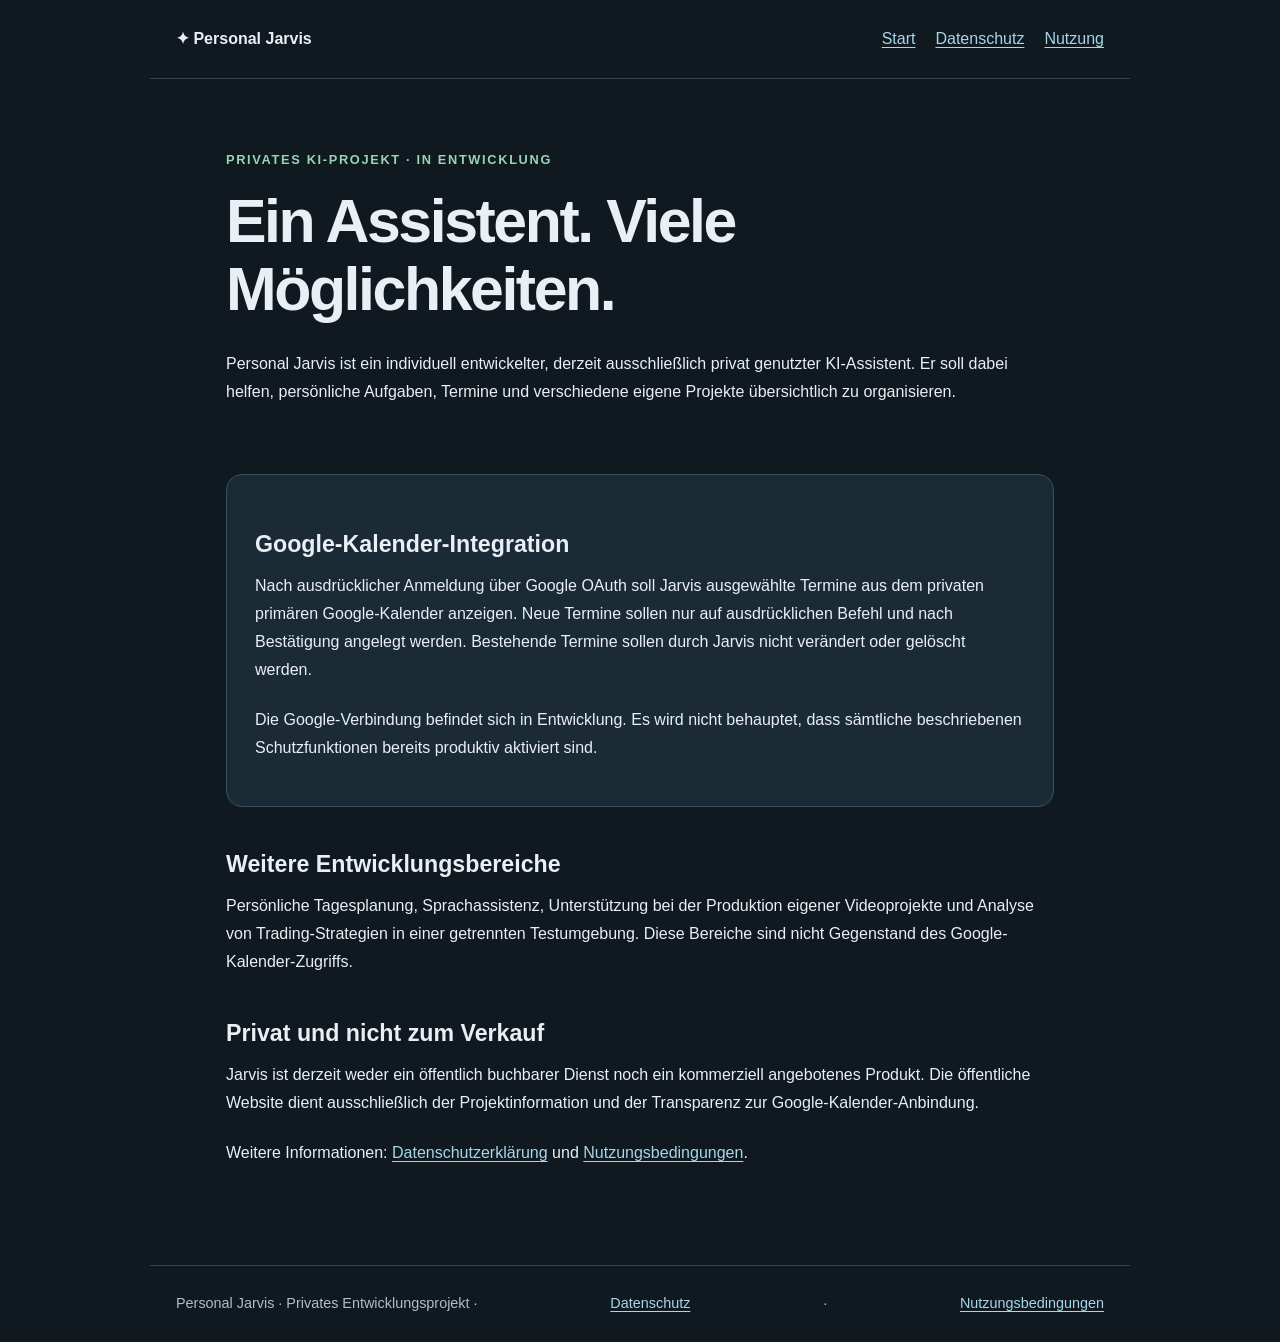
<file: index.html>
<!doctype html><html lang="de"><head><meta charset="utf-8"><meta name="viewport" content="width=device-width,initial-scale=1"><meta name="robots" content="index,follow"><title>Persönlicher KI-Assistent | Personal Jarvis</title><link rel="stylesheet" href="style.css"></head><body><header><strong>✦ Personal Jarvis</strong><nav><a href="index.html">Start</a><a href="datenschutz.html">Datenschutz</a><a href="nutzungsbedingungen.html">Nutzung</a></nav></header><main><section class="hero"><div class="eyebrow">Privates KI-Projekt · In Entwicklung</div><h1>Ein Assistent. Viele Möglichkeiten.</h1><p>Personal Jarvis ist ein individuell entwickelter, derzeit ausschließlich privat genutzter KI-Assistent. Er soll dabei helfen, persönliche Aufgaben, Termine und verschiedene eigene Projekte übersichtlich zu organisieren.</p></section><section class="panel"><h2>Google-Kalender-Integration</h2><p>Nach ausdrücklicher Anmeldung über Google OAuth soll Jarvis ausgewählte Termine aus dem privaten primären Google-Kalender anzeigen. Neue Termine sollen nur auf ausdrücklichen Befehl und nach Bestätigung angelegt werden. Bestehende Termine sollen durch Jarvis nicht verändert oder gelöscht werden.</p><p>Die Google-Verbindung befindet sich in Entwicklung. Es wird nicht behauptet, dass sämtliche beschriebenen Schutzfunktionen bereits produktiv aktiviert sind.</p></section><h2>Weitere Entwicklungsbereiche</h2><p>Persönliche Tagesplanung, Sprachassistenz, Unterstützung bei der Produktion eigener Videoprojekte und Analyse von Trading-Strategien in einer getrennten Testumgebung. Diese Bereiche sind nicht Gegenstand des Google-Kalender-Zugriffs.</p><h2>Privat und nicht zum Verkauf</h2><p>Jarvis ist derzeit weder ein öffentlich buchbarer Dienst noch ein kommerziell angebotenes Produkt. Die öffentliche Website dient ausschließlich der Projektinformation und der Transparenz zur Google-Kalender-Anbindung.</p><p>Weitere Informationen: <a href="datenschutz.html">Datenschutzerklärung</a> und <a href="nutzungsbedingungen.html">Nutzungsbedingungen</a>.</p></main><footer>Personal Jarvis · Privates Entwicklungsprojekt · <a href="datenschutz.html">Datenschutz</a> · <a href="nutzungsbedingungen.html">Nutzungsbedingungen</a></footer></body></html>
</file>
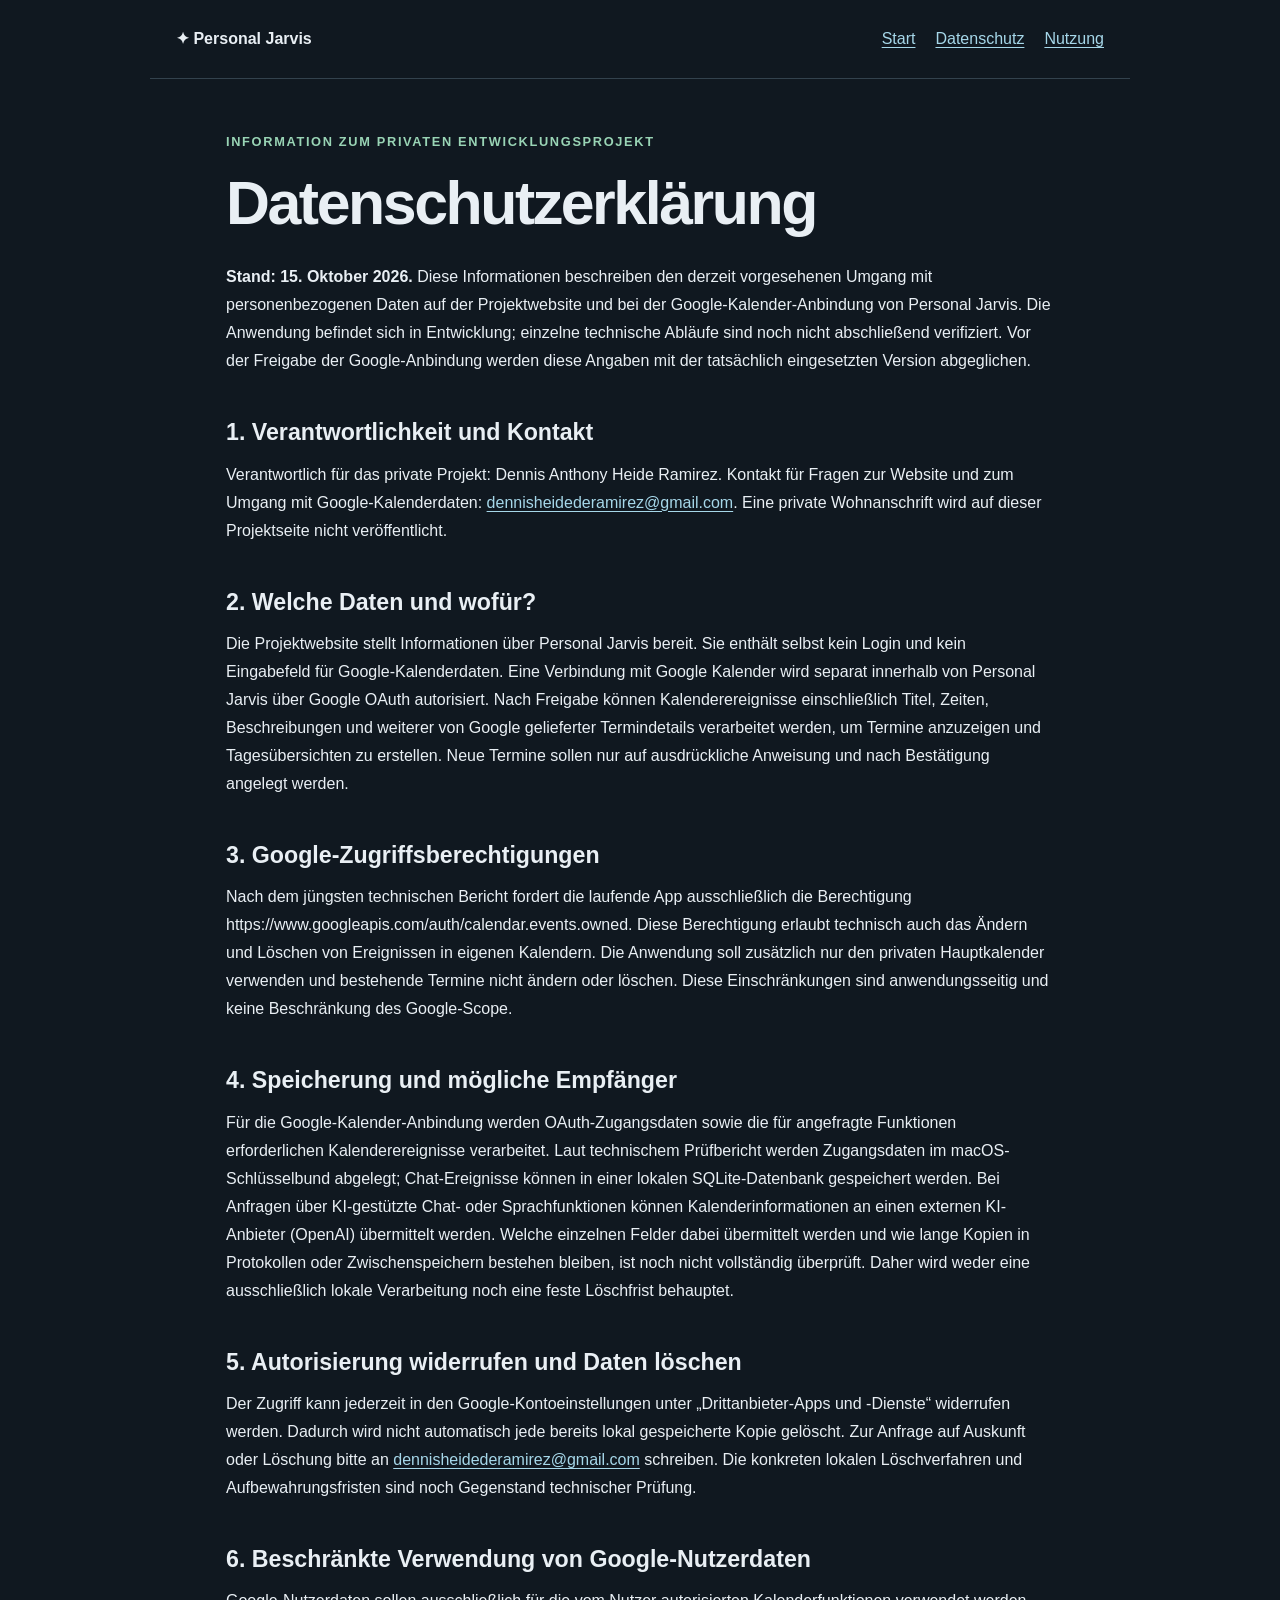
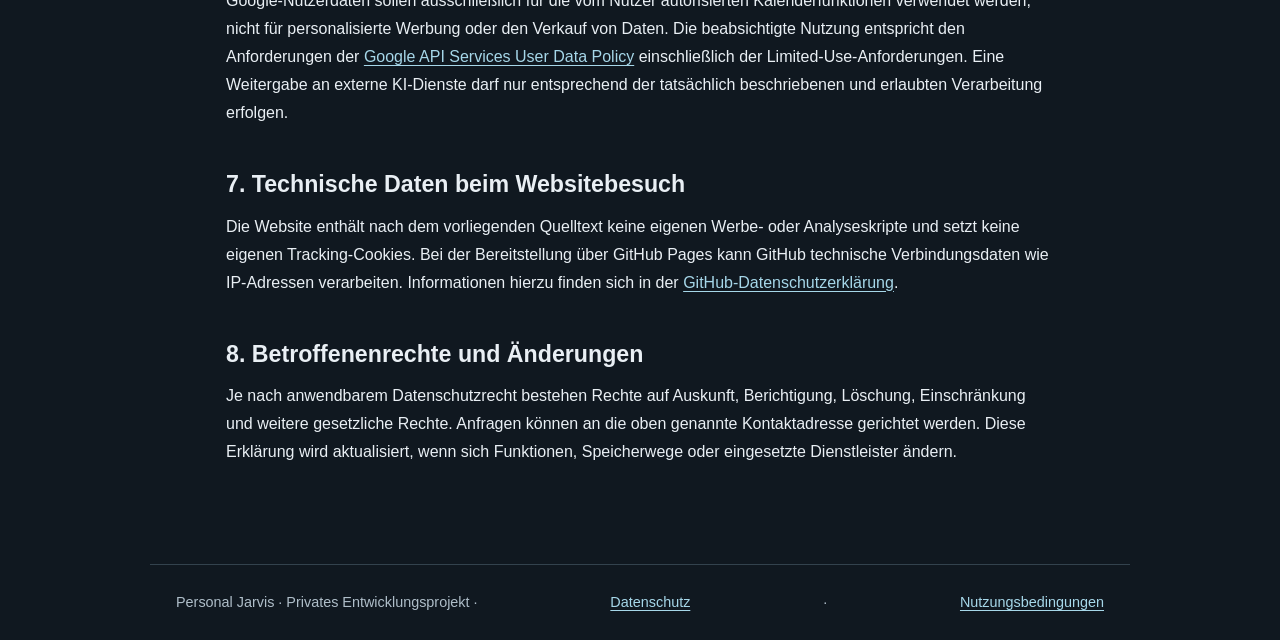
<file: datenschutz.html>
<!DOCTYPE html>

<html lang="de"><head><meta charset="utf-8"/><meta content="width=device-width, initial-scale=1" name="viewport"/><meta content="noindex,nofollow" name="robots"/><title>Datenschutzerklärung | Personal Jarvis</title><link href="style.css" rel="stylesheet"/></head>
<body><header><strong>✦ Personal Jarvis</strong><nav><a href="index.html">Start</a><a href="datenschutz.html">Datenschutz</a><a href="nutzungsbedingungen.html">Nutzung</a></nav></header>
<main><div class="eyebrow">Information zum privaten Entwicklungsprojekt</div><h1>Datenschutzerklärung</h1>
<p><strong>Stand: 15. Oktober 2026.</strong> Diese Informationen beschreiben den derzeit vorgesehenen Umgang mit personenbezogenen Daten auf der Projektwebsite und bei der Google-Kalender-Anbindung von Personal Jarvis. Die Anwendung befindet sich in Entwicklung; einzelne technische Abläufe sind noch nicht abschließend verifiziert. Vor der Freigabe der Google-Anbindung werden diese Angaben mit der tatsächlich eingesetzten Version abgeglichen.</p>
<h2>1. Verantwortlichkeit und Kontakt</h2>
<p>Verantwortlich für das private Projekt: Dennis Anthony Heide Ramirez. Kontakt für Fragen zur Website und zum Umgang mit Google-Kalenderdaten: <a href="mailto:dennisheidederamirez@gmail.com">dennisheidederamirez@gmail.com</a>. Eine private Wohnanschrift wird auf dieser Projektseite nicht veröffentlicht.</p>
<h2>2. Welche Daten und wofür?</h2>
<p>Die Projektwebsite stellt Informationen über Personal Jarvis bereit. Sie enthält selbst kein Login und kein Eingabefeld für Google-Kalenderdaten. Eine Verbindung mit Google Kalender wird separat innerhalb von Personal Jarvis über Google OAuth autorisiert. Nach Freigabe können Kalenderereignisse einschließlich Titel, Zeiten, Beschreibungen und weiterer von Google gelieferter Termindetails verarbeitet werden, um Termine anzuzeigen und Tagesübersichten zu erstellen. Neue Termine sollen nur auf ausdrückliche Anweisung und nach Bestätigung angelegt werden.</p>
<h2>3. Google-Zugriffsberechtigungen</h2>
<p>Nach dem jüngsten technischen Bericht fordert die laufende App ausschließlich die Berechtigung https://www.googleapis.com/auth/calendar.events.owned. Diese Berechtigung erlaubt technisch auch das Ändern und Löschen von Ereignissen in eigenen Kalendern. Die Anwendung soll zusätzlich nur den privaten Hauptkalender verwenden und bestehende Termine nicht ändern oder löschen. Diese Einschränkungen sind anwendungsseitig und keine Beschränkung des Google-Scope.</p>
<h2>4. Speicherung und mögliche Empfänger</h2>
<p>Für die Google-Kalender-Anbindung werden OAuth-Zugangsdaten sowie die für angefragte Funktionen erforderlichen Kalenderereignisse verarbeitet. Laut technischem Prüfbericht werden Zugangsdaten im macOS-Schlüsselbund abgelegt; Chat-Ereignisse können in einer lokalen SQLite-Datenbank gespeichert werden. Bei Anfragen über KI-gestützte Chat- oder Sprachfunktionen können Kalenderinformationen an einen externen KI-Anbieter (OpenAI) übermittelt werden. Welche einzelnen Felder dabei übermittelt werden und wie lange Kopien in Protokollen oder Zwischenspeichern bestehen bleiben, ist noch nicht vollständig überprüft. Daher wird weder eine ausschließlich lokale Verarbeitung noch eine feste Löschfrist behauptet.</p>
<h2>5. Autorisierung widerrufen und Daten löschen</h2>
<p>Der Zugriff kann jederzeit in den Google-Kontoeinstellungen unter „Drittanbieter-Apps und -Dienste“ widerrufen werden. Dadurch wird nicht automatisch jede bereits lokal gespeicherte Kopie gelöscht. Zur Anfrage auf Auskunft oder Löschung bitte an <a href="mailto:dennisheidederamirez@gmail.com">dennisheidederamirez@gmail.com</a> schreiben. Die konkreten lokalen Löschverfahren und Aufbewahrungsfristen sind noch Gegenstand technischer Prüfung.</p>
<h2>6. Beschränkte Verwendung von Google-Nutzerdaten</h2>
<p>Google-Nutzerdaten sollen ausschließlich für die vom Nutzer autorisierten Kalenderfunktionen verwendet werden, nicht für personalisierte Werbung oder den Verkauf von Daten. Die beabsichtigte Nutzung entspricht den Anforderungen der <a href="https://developers.google.com/terms/api-services-user-data-policy" rel="noopener noreferrer">Google API Services User Data Policy</a> einschließlich der Limited-Use-Anforderungen. Eine Weitergabe an externe KI-Dienste darf nur entsprechend der tatsächlich beschriebenen und erlaubten Verarbeitung erfolgen.</p>
<h2>7. Technische Daten beim Websitebesuch</h2>
<p>Die Website enthält nach dem vorliegenden Quelltext keine eigenen Werbe- oder Analyseskripte und setzt keine eigenen Tracking-Cookies. Bei der Bereitstellung über GitHub Pages kann GitHub technische Verbindungsdaten wie IP-Adressen verarbeiten. Informationen hierzu finden sich in der <a href="https://docs.github.com/en/site-policy/privacy-policies/github-general-privacy-statement" rel="noopener noreferrer">GitHub-Datenschutzerklärung</a>.</p>
<h2>8. Betroffenenrechte und Änderungen</h2>
<p>Je nach anwendbarem Datenschutzrecht bestehen Rechte auf Auskunft, Berichtigung, Löschung, Einschränkung und weitere gesetzliche Rechte. Anfragen können an die oben genannte Kontaktadresse gerichtet werden. Diese Erklärung wird aktualisiert, wenn sich Funktionen, Speicherwege oder eingesetzte Dienstleister ändern.</p>
</main><footer>Personal Jarvis · Privates Entwicklungsprojekt · <a href="datenschutz.html">Datenschutz</a> · <a href="nutzungsbedingungen.html">Nutzungsbedingungen</a></footer></body></html>
</file>
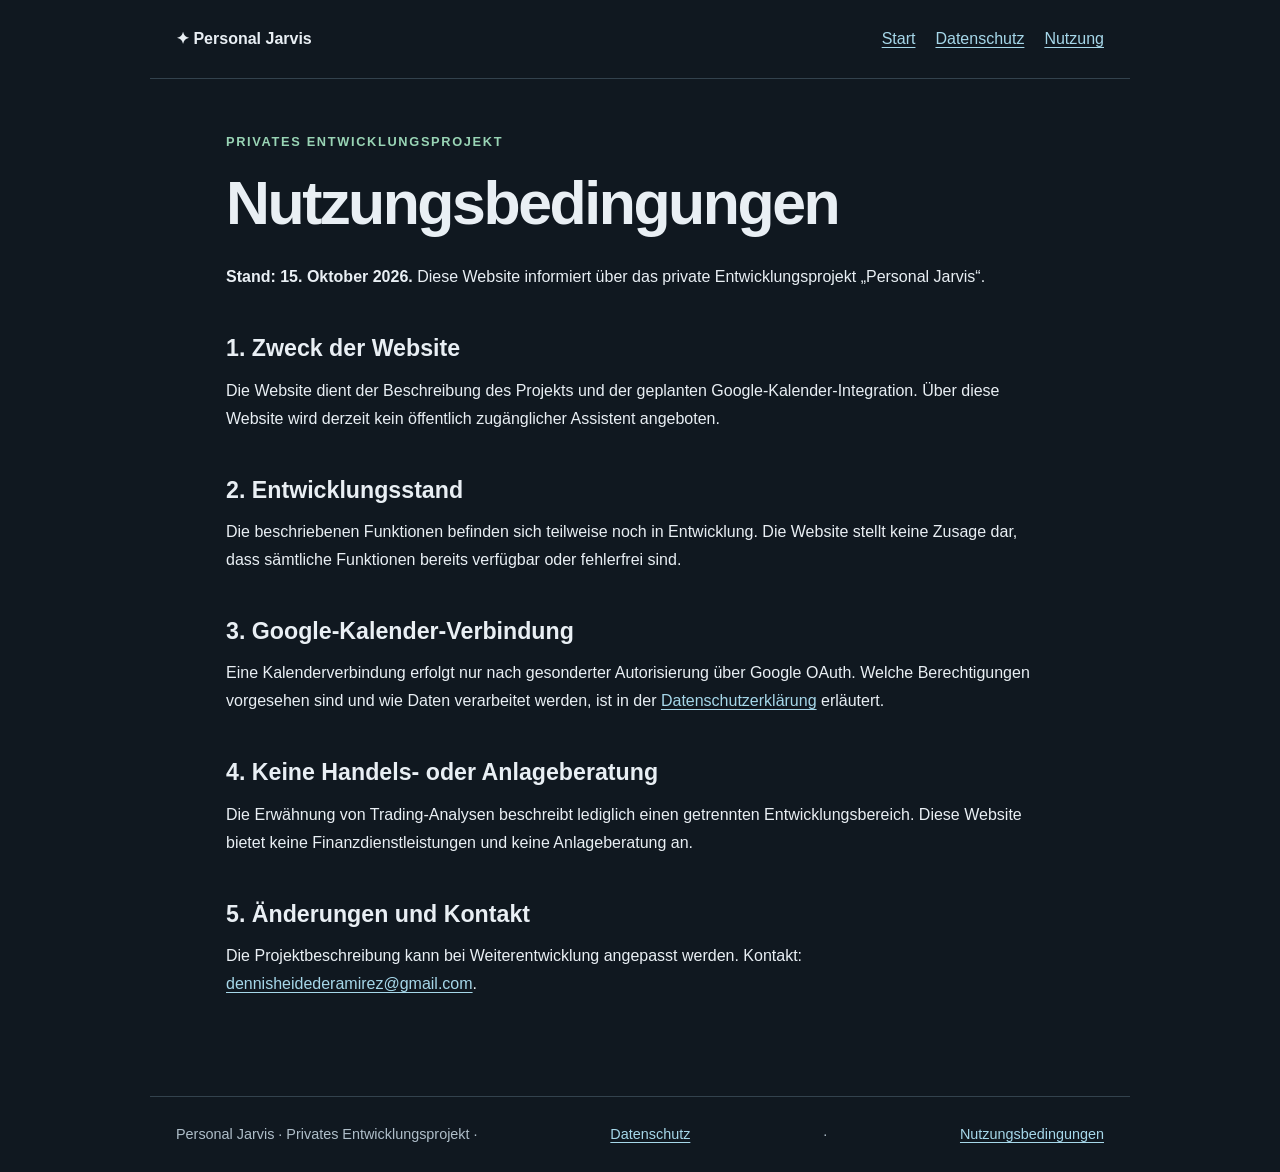
<file: nutzungsbedingungen.html>
<!doctype html>
<html lang="de">
<head>
<meta charset="utf-8">
<meta name="viewport" content="width=device-width, initial-scale=1">
<title>Nutzungsbedingungen | Personal Jarvis</title>
<link rel="stylesheet" href="style.css">
</head>
<body>
<header><strong>✦ Personal Jarvis</strong><nav><a href="index.html">Start</a><a href="datenschutz.html">Datenschutz</a><a href="nutzungsbedingungen.html">Nutzung</a></nav></header>
<main>
<div class="eyebrow">Privates Entwicklungsprojekt</div>
<h1>Nutzungsbedingungen</h1>
<p><strong>Stand: 15. Oktober 2026.</strong> Diese Website informiert über das private Entwicklungsprojekt „Personal Jarvis“.</p>
<h2>1. Zweck der Website</h2>
<p>Die Website dient der Beschreibung des Projekts und der geplanten Google-Kalender-Integration. Über diese Website wird derzeit kein öffentlich zugänglicher Assistent angeboten.</p>
<h2>2. Entwicklungsstand</h2>
<p>Die beschriebenen Funktionen befinden sich teilweise noch in Entwicklung. Die Website stellt keine Zusage dar, dass sämtliche Funktionen bereits verfügbar oder fehlerfrei sind.</p>
<h2>3. Google-Kalender-Verbindung</h2>
<p>Eine Kalenderverbindung erfolgt nur nach gesonderter Autorisierung über Google OAuth. Welche Berechtigungen vorgesehen sind und wie Daten verarbeitet werden, ist in der <a href="datenschutz.html">Datenschutzerklärung</a> erläutert.</p>
<h2>4. Keine Handels- oder Anlageberatung</h2>
<p>Die Erwähnung von Trading-Analysen beschreibt lediglich einen getrennten Entwicklungsbereich. Diese Website bietet keine Finanzdienstleistungen und keine Anlageberatung an.</p>
<h2>5. Änderungen und Kontakt</h2>
<p>Die Projektbeschreibung kann bei Weiterentwicklung angepasst werden. Kontakt: <a href="mailto:dennisheidederamirez@gmail.com">dennisheidederamirez@gmail.com</a>.</p>
</main>
<footer>Personal Jarvis · Privates Entwicklungsprojekt · <a href="datenschutz.html">Datenschutz</a> · <a href="nutzungsbedingungen.html">Nutzungsbedingungen</a></footer>
</body>
</html>
</file>
<file: style.css>
*{box-sizing:border-box}html{scroll-behavior:smooth}body{margin:0;background:#101820;color:#e9eff4;font-family:-apple-system,BlinkMacSystemFont,"Segoe UI",Arial,sans-serif;line-height:1.75}a{color:#a6d7e9;text-underline-offset:3px}a:hover{color:#fff}header,footer{max-width:980px;margin:auto;padding:25px 26px;display:flex;align-items:center;justify-content:space-between;gap:18px;flex-wrap:wrap}header{border-bottom:1px solid #33424d}nav{display:flex;gap:20px}main{max-width:880px;margin:0 auto;padding:52px 26px 76px}h1{font-size:clamp(2.25rem,6vw,3.8rem);line-height:1.12;margin:16px 0 26px;letter-spacing:-.04em}h2{font-size:1.45rem;line-height:1.35;margin:42px 0 12px}p{margin:12px 0 22px}.eyebrow{font-size:.8rem;text-transform:uppercase;letter-spacing:.13em;color:#99d4b5;font-weight:700}.hero{padding:18px 0 28px}.panel{background:#1b2b35;border:1px solid #38515e;border-radius:16px;padding:12px 28px 22px;margin:18px 0 38px}code{overflow-wrap:anywhere;color:#b4e6d2}footer{border-top:1px solid #33424d;color:#afbec9;font-size:.9rem}@media(max-width:600px){main{padding-top:35px}header,footer{padding:18px}.panel{padding:12px 18px 18px}nav{gap:14px}}
</file>
